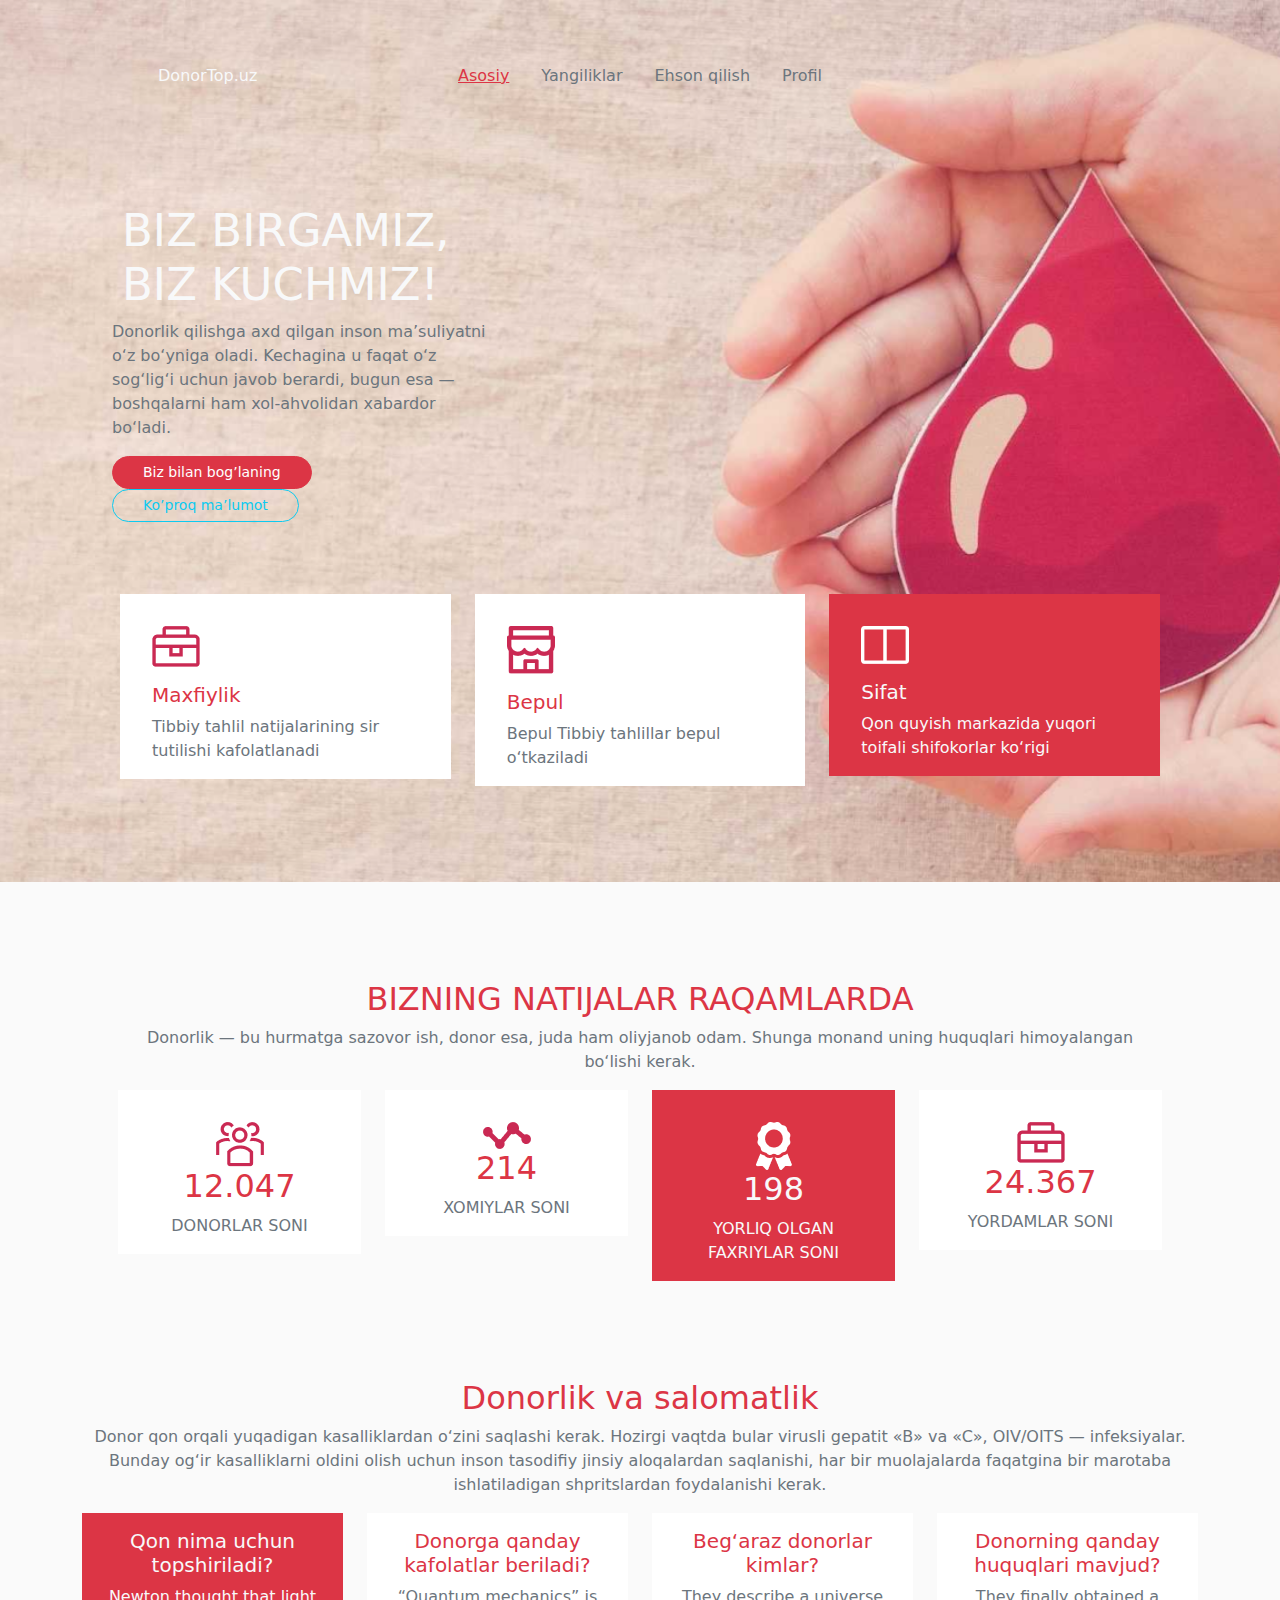
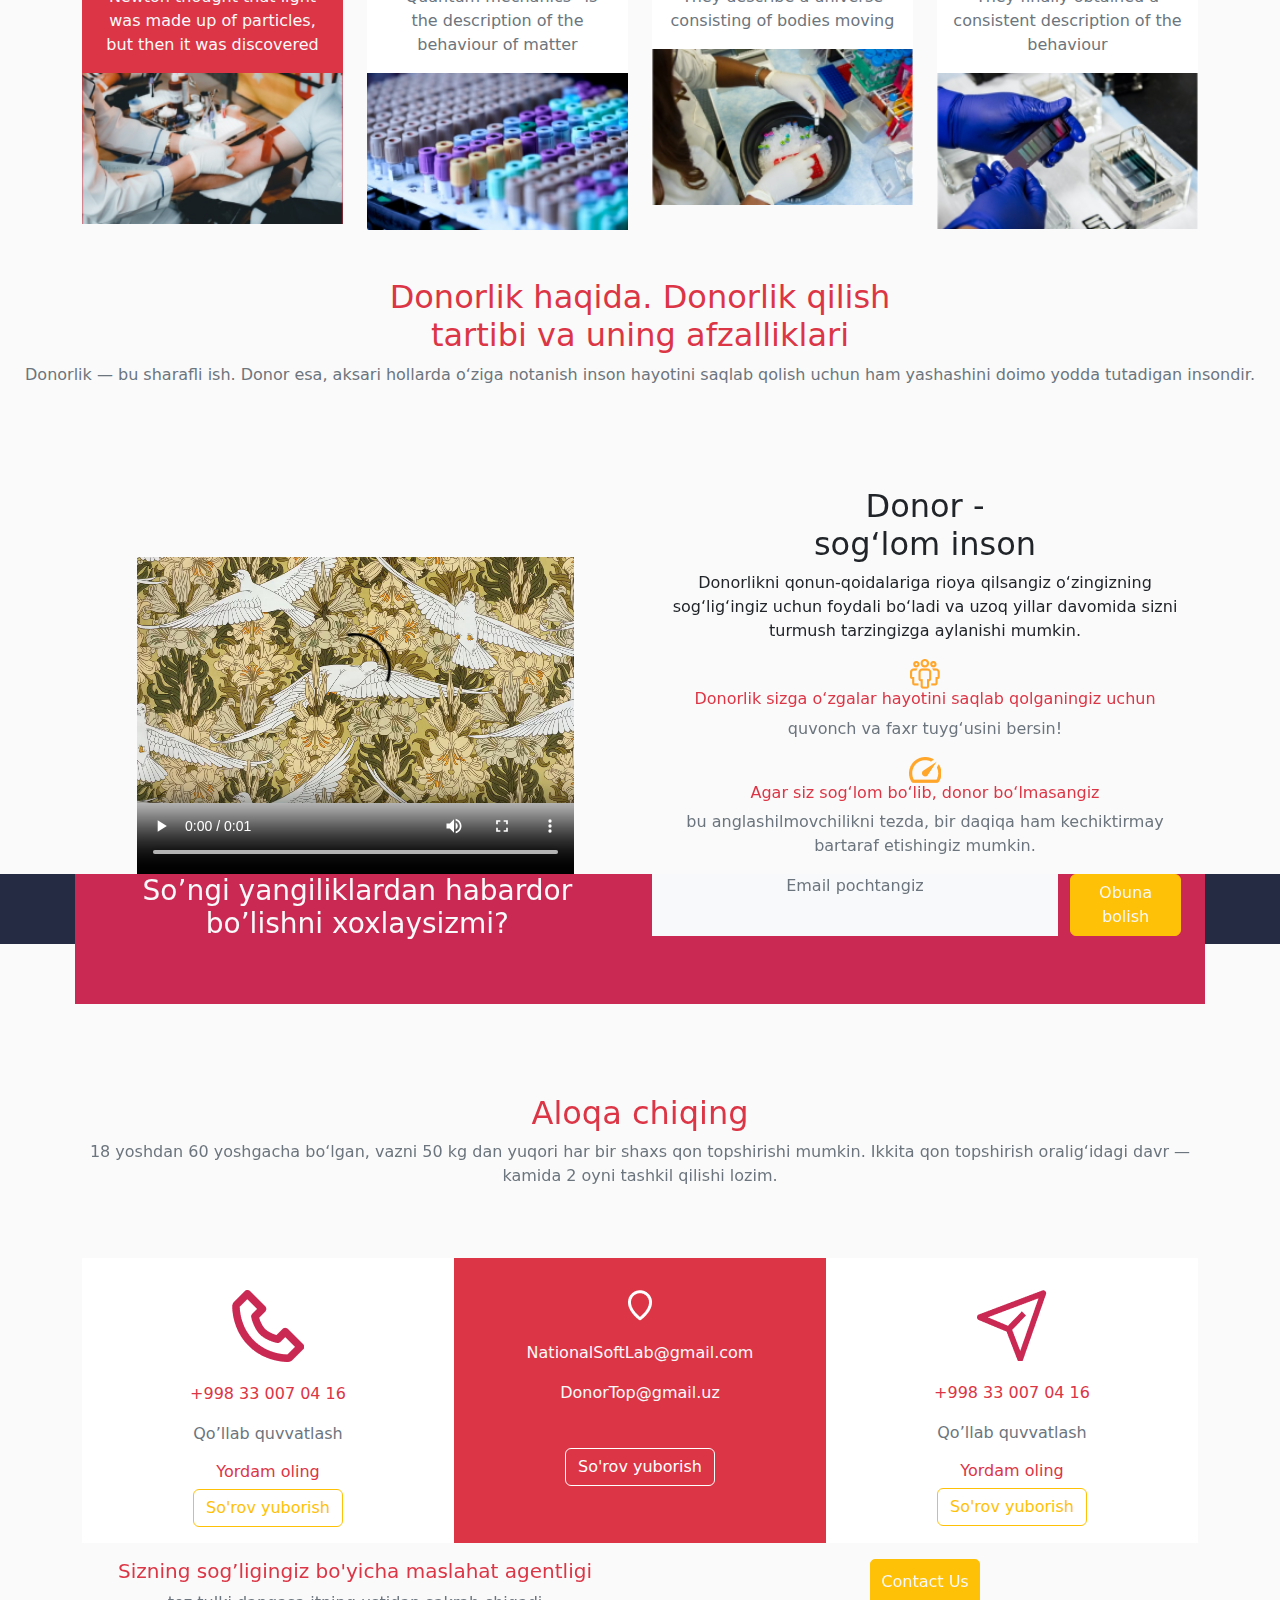
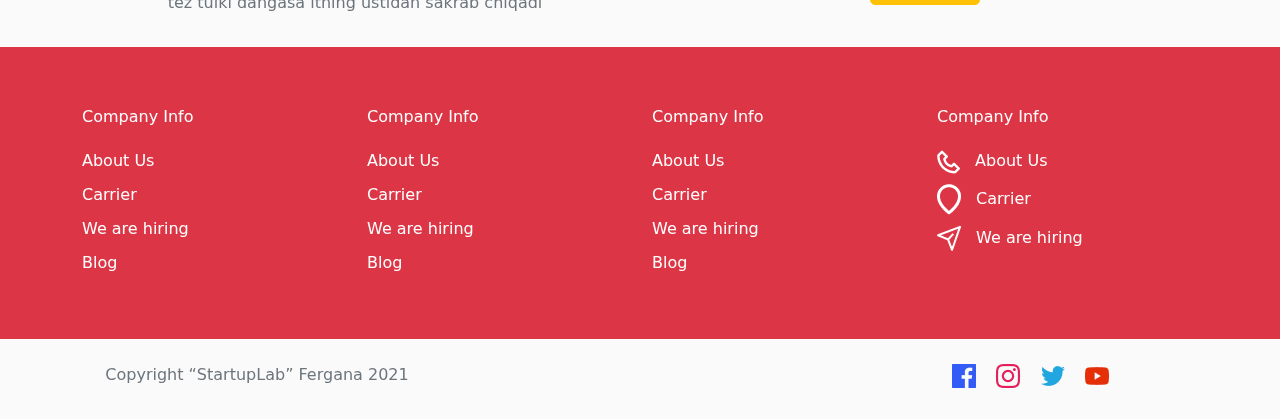
<file: index.html>
<!DOCTYPE html>
<html lang="en">

<head>
  <meta charset="UTF-8">
  <meta http-equiv="X-UA-Compatible" content="IE=edge">
  <meta name="viewport" content="width=device-width, initial-scale=1.0">
  <title>DonorTop.uz - Asosiy</title>
  <link rel="shortcut icon" href="https://donortop.uz/assets/images/logoIcon/favicon.png" type="image/x-icon">
  <link rel="stylesheet" href="./bootstrap-5.2.2-dist/css/bootstrap.min.css">
  <link rel="stylesheet" href="style.css">
</head>

<body>
  <!-- Intro section -->
  <div class="container-fluid intro-section py-5">
    <!-- <div class="container-fluid"> -->
    <!-- Header Nav section -->
    <ul class="nav justify-content-center p-2">
      <li class="nav-item">
        <a class="nav-link active text-light text-logo" aria-current="page" href="#">DonorTop.uz</a>
      </li>
      <ul class="nav">
        <li class="nav-item">
          <a class="nav-link text-danger nav-link-asosiy" href="#">Asosiy</a>
        </li>
        <li class="nav-item">
          <a class="nav-link text-secondary" href="#">Yangiliklar</a>
        </li>
        <li class="nav-item">
          <a class="nav-link text-secondary" href="#">Ehson qilish</a>
        </li>
        <li class="nav-item">
          <a class="nav-link text-secondary">Profil</a>
        </li>
      </ul>
    </ul>
    <!-- /Header Nav section -->
    <div class="intro-welcome">
      <h1 class="text-light">Biz birgamiz, <br> Biz kuchmiz!</h1>
      <p class="text-secondary">Donorlik qilishga axd qilgan inson ma’suliyatni o‘z bo‘yniga oladi. Kechagina u faqat
        o‘z sog‘lig‘i uchun javob
        berardi, bugun esa — boshqalarni ham xol-ahvolidan xabardor bo‘ladi.</p>
      <button type="button" class="btn btn-danger btn-sm">Biz bilan bog’laning</button>
      <button type="button" class="btn btn-outline-info btn-sm">Ko’proq ma’lumot</button>
    </div>
    <div class="intro-cards m-5">
      <div class="row row-cols-1 row-cols-md-3 g-4 m-5">
        <div class="col">
          <div class="card">
            <div class="card-body mt-3 mx-3">
              <img src="./images/svg-1.png" alt="">
              <h5 class="card-title text-danger mt-3">Maxfiylik</h5>
              <p class="card-text text-secondary">
                Tibbiy tahlil natijalarining sir tutilishi kafolatlanadi
              </p>
            </div>
          </div>
        </div>
        <div class="col">
          <div class="card">
            <div class="card-body mt-3 mx-3">
              <img src="./images/svg-2.png" alt="">
              <h5 class="card-title text-danger mt-3">Bepul</h5>
              <p class="card-text text-secondary">
                Bepul
                Tibbiy tahlillar bepul o‘tkaziladi
              </p>
            </div>
          </div>
        </div>
        <div class="col">
          <div class="card bg-danger">
            <div class="card-body mt-3 mx-3">
              <img src="./images/svg-3.png" alt="">
              <h5 class="card-title mt-3 text-light">Sifat</h5>
              <p class="card-text text-light">
                Qon quyish markazida yuqori toifali shifokorlar ko‘rigi
              </p>
            </div>
          </div>
        </div>
      </div>
    </div>
    <!-- </div> -->
  </div>
  <!-- /Intro section -->
  <!-- Counter section -->
  <div class="container counter-section text-center p-5">
    <h2 class="text-danger">BIZNING NATIJALAR RAQAMLARDA</h2>
    <p class="text-secondary text-center">Donorlik — bu hurmatga sazovor ish, donor esa, juda ham oliyjanob odam.
      Shunga monand uning huquqlari himoyalangan bo‘lishi kerak.
    </p>
    <div class="row row-cols-1 row-cols-md-4 g-4">
      <div class="col">
        <div class="card">
          <div class="card-body">
            <img src="./images/svg-4.png" alt="" class="mt-3">
            <h2 class="card-title text-danger">12.047</h2>
            <p class="card-text text-secondary">
              DONORLAR SONI
            </p>
          </div>
        </div>
      </div>
      <div class="col">
        <div class="card">
          <div class="card-body">
            <img src="./images/svg-5.png" alt="" class="mt-3">
            <h2 class="card-title text-danger">214</h2>
            <p class="card-text text-secondary">
              XOMIYLAR SONI
            </p>
          </div>
        </div>
      </div>
      <div class="col">
        <div class="card bg-danger">
          <div class="card-body">
            <img src="./images/svg-6.png" alt="" class="mt-3">
            <h2 class="card-title text-light">198</h2>
            <p class="card-text text-light">
              YORLIQ OLGAN <br>
              FAXRIYLAR SONI
            </p>
          </div>
        </div>
      </div>
      <div class="col">
        <div class="card">
          <div class="card-body">
            <img src="./images/svg-1.png" alt="" class="mt-3">
            <h2 class="card-title text-danger">24.367</h2>
            <p class="card-text text-secondary">
              YORDAMLAR SONI
            </p>
          </div>
        </div>
      </div>
    </div>
  </div>
  <!-- /Counter section  class="text-center"-->
  <!-- Blog section -->
  <div class="container blog-section text-center">
    <h2 class="text-danger">Donorlik va salomatlik</h2>
    <p class="text-secondary">Donor qon orqali yuqadigan kasalliklardan o‘zini saqlashi kerak. Hozirgi vaqtda bular
      virusli gepatit «B» va «C»,
      OIV/OITS — infeksiyalar. Bunday og‘ir kasalliklarni oldini olish uchun inson tasodifiy jinsiy aloqalardan
      saqlanishi, har bir muolajalarda faqatgina bir marotaba ishlatiladigan shpritslardan foydalanishi kerak.
    </p>
    <div class="row row-cols-1 row-cols-md-4 g-4">
      <div class="col">
        <div class="card bg-danger">
          <div class="card-body">
            <h5 class="card-title text-light">Qon nima uchun
              topshiriladi?</h5>
            <p class="card-text text-light">
              Newton thought that
              light was made up of
              particles, but then it
              was discovered
            </p>
          </div>
          <img src="./images/img-1.png" alt="">
        </div>
      </div>
      <div class="col">
        <div class="card">
          <div class="card-body">
            <h5 class="card-title text-danger">Donorga qanday
              kafolatlar beriladi?</h5>
            <p class="card-text text-secondary">
              “Quantum mechanics”
              is the description of the
              behaviour of matter
            </p>
          </div>
          <img src="./images/img-2.png" alt="">
        </div>
      </div>
      <div class="col">
        <div class="card">
          <div class="card-body">
            <h5 class="card-title text-danger">Beg‘araz donorlar
              kimlar?</h5>
            <p class="card-text text-secondary">
              They describe a
              universe consisting of
              bodies moving
            </p>
          </div>
          <img src="./images/img-3.png" alt="">
        </div>
      </div>
      <div class="col">
        <div class="card">
          <div class="card-body">
            <h5 class="card-title text-danger">Donorning qanday
              huquqlari mavjud?</h5>
            <p class="card-text text-secondary">
              They finally obtained
              a consistent description
              of the behaviour
            </p>
          </div>
          <img src="./images/img-4.png" alt="">
        </div>
      </div>
    </div>
  </div>
  <!-- /Blog section -->
  <!-- Features section -->
  <div class="container-fluid features-section text-center mt-5">
    <h2 class="text-danger">Donorlik haqida. Donorlik qilish <br> tartibi va uning afzalliklari</h2>
    <p class="text-secondary">Donorlik — bu sharafli ish. Donor esa, aksari hollarda o‘ziga notanish inson hayotini
      saqlab qolish uchun ham
      yashashini doimo yodda tutadigan insondir.
    </p>
    <div class="container">
      <div class="row">
        <div class="col">
          <video width="80%" height="100%" controls>
            <source src="./birds.mp4" type="video/mp4">
            Video
          </video>
        </div>
        <div class="col">
          <h2>Donor - <br> sog‘lom inson</h2>
          <p>Donorlikni qonun-qoidalariga rioya qilsangiz o‘zingizning sog‘lig‘ingiz uchun foydali bo‘ladi va uzoq
            yillar davomida sizni turmush tarzingizga aylanishi mumkin.
          </p>
          <img src="./images/svg-12.png" alt="">
          <h6 class="text-danger">Donorlik sizga o‘zgalar hayotini saqlab qolganingiz uchun</h6>
          <p class="text-secondary">quvonch va faxr tuyg‘usini bersin!</p>
          <img src="./images/svg-13.png" alt="">
          <h6 class="text-danger">Agar siz sog‘lom bo‘lib, donor bo‘lmasangiz</h6>
          <p class="text-secondary">bu anglashilmovchilikni tezda, bir daqiqa ham kechiktirmay bartaraf etishingiz
            mumkin.</p>
        </div>
      </div>
    </div>
  </div>
  <!-- /Features section -->
  <!-- Subscription section -->
  <div class="container-fluid subscription-section">
    <div class="subscription-section-header">
      <div class="container text-center">
        <div class="row">
          <div class="col">
            <h3 class="text-light">So’ngi yangiliklardan habardor
              bo’lishni xoxlaysizmi?
            </h3>
          </div>
          <div class="col">
            <!-- <div class="subscription-section-header-subscribe">

            </div> -->
            <div class="container text-center">
              <div class="row">
                <div class="col-9 bg-light text-secondary">
                  Email pochtangiz
                </div>
                <div class="col-3">
                  <button type="button" class="btn btn-warning text-light">Obuna bolish</button>
                </div>
              </div>
            </div>
          </div>
        </div>
      </div>
    </div>
  </div>
  <!-- /Subscription section -->
  <!-- Contacts section -->
  <div class="container contacts text-center">
    <h2 class="mt-5 text-danger">Aloqa chiqing</h2>
    <p class="text-secondary w-70">18 yoshdan 60 yoshgacha bo‘lgan, vazni 50 kg dan yuqori har bir shaxs qon
      topshirishi
      mumkin.
      Ikkita qon topshirish oralig‘idagi davr — kamida 2 oyni tashkil qilishi lozim.
    </p>
    <div class="card-group">
      <div class="card">
        <div class="card-body mt-3">
          <img src="./images/svg-10.png" alt="">
          <p class="text-danger">+998 33 007 04 16</p>
          <p class="text-secondary">Qo’llab quvvatlash</p>
          <h6 class="text-danger">Yordam oling</h6>
          <button type="button" class="btn btn-outline-warning">So'rov yuborish</button>
        </div>
      </div>
      <div class="card bg-danger">
        <div class="card-body mt-3">
          <img src="./images/svg-8.png" alt="">
          <p class="text-light">NationalSoftLab@gmail.com</p>
          <p class="text-light">DonorTop@gmail.uz</p>
          <h6 class="text-danger">Yordam oling</h6>
          <button type="button" class="btn btn-outline-warning contact-center-btn">So'rov yuborish</button>
        </div>
      </div>
      <div class="card">
        <div class="card-body mt-3">
          <img src="./images/svg-11.png" alt="">
          <p class="text-danger">+998 33 007 04 16</p>
          <p class="text-secondary">Qo’llab quvvatlash</p>
          <h6 class="text-danger">Yordam oling</h6>
          <button type="button" class="btn btn-outline-warning">So'rov yuborish</button>
        </div>
      </div>
    </div>
  </div>
  <!-- /Contacts section -->
  <!-- Contact section -->
  <div class="container contact text-center mt-3 mb-3">
    <div class="row">
      <div class="col">
        <h5 class="text-danger">Sizning sog’ligingiz bo'yicha maslahat agentligi</h5>
        <p class="text-secondary">tez tulki dangasa itning ustidan sakrab chiqadi</p>
      </div>
      <div class="col">
        <button type="button" class="btn btn-warning text-light">Contact Us</button>
      </div>
    </div>
  </div>
  <!-- /Contact section -->
  <!-- Footer section -->
  <footer class="bg-danger px-5 py-5">
    <div class="container">
      <div class="row">
        <ul class="col-6 col-sm-6 col-lg-3">
          <li class="footer-title">Company Info</li>
          <li class="footer-text">About Us</li>
          <li class="footer-text">Carrier</li>
          <li class="footer-text">We are hiring</li>
          <li class="footer-text">Blog</li>
        </ul>
        <ul class="col-6 col-sm-6 col-lg-3">
          <li class="footer-title">Company Info</li>
          <li class="footer-text">About Us</li>
          <li class="footer-text">Carrier</li>
          <li class="footer-text">We are hiring</li>
          <li class="footer-text">Blog</li>
        </ul>
        <ul class="col-6 col-sm-6 col-lg-3">
          <li class="footer-title">Company Info</li>
          <li class="footer-text">About Us</li>
          <li class="footer-text">Carrier</li>
          <li class="footer-text">We are hiring</li>
          <li class="footer-text">Blog</li>
        </ul>
        <ul class="col-6 col-sm-6 col-lg-3">
          <li class="footer-title">Company Info</li>
          <li class="footer-text">
            <img src="./images/svg-7.png" alt="">
            About Us
          </li>
          <li class="footer-text">
            <img src="./images/svg-8.png" alt="">
            Carrier
          </li>
          <li class="footer-text">
            <img src="./images/svg-9.png" alt="">
            We are hiring
          </li>
        </ul>
      </div>
    </div>
  </footer>
  <!-- Copyright section -->
  <div class="container text-center p-3 mt-2">
    <div class="row">
      <div class="col">
        <p class="text-secondary">Copyright “StartupLab” Fergana 2021</p>
      </div>
      <div class="col social-links">
        <img src="./images/img-5.png" alt="">
        <img src="./images/img-6.png" alt="">
        <img src="./images/img-7.png" alt="">
        <img src="./images/img-8.png" alt="">
      </div>
    </div>
  </div>
  <!-- /Copyright section -->
  <!-- /Footer section -->
</body>

</html>
</file>
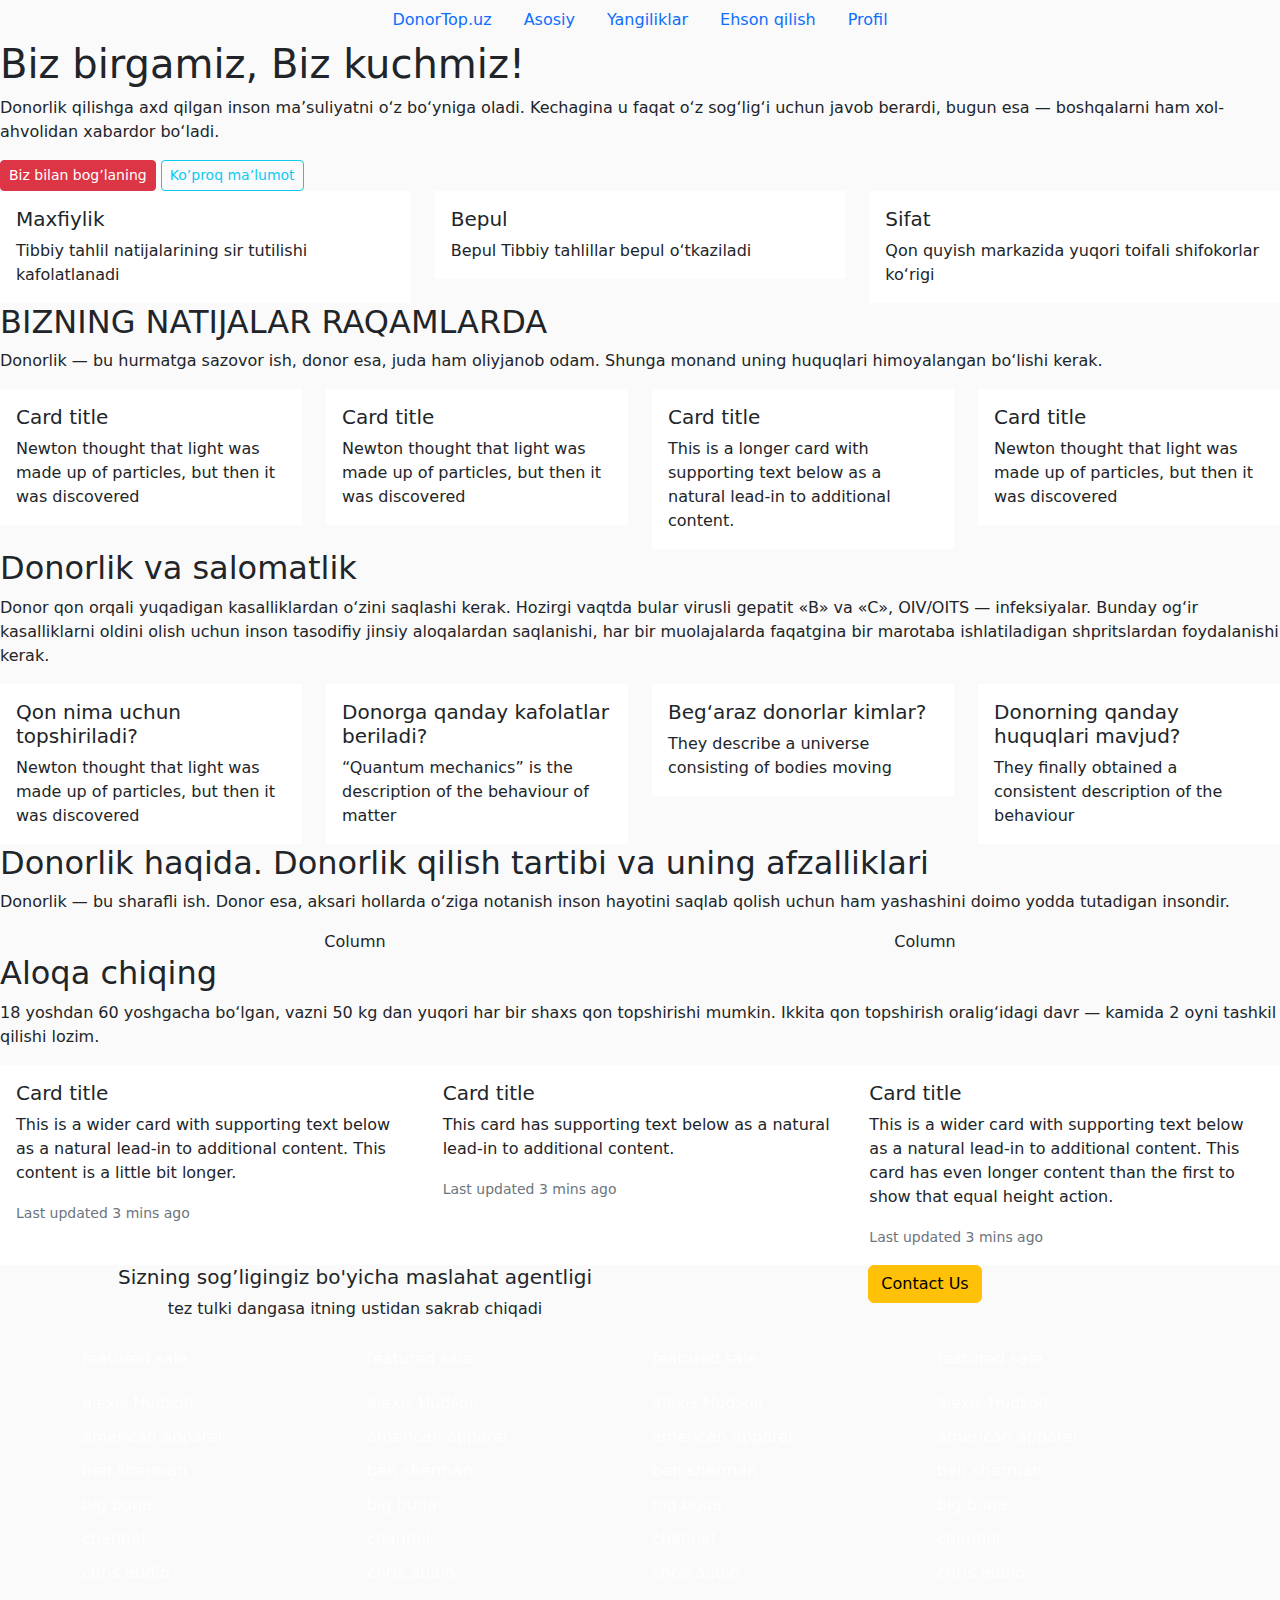
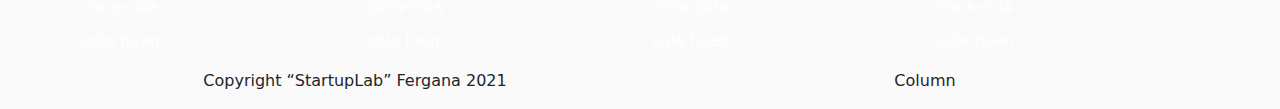
<file: index - 1.0.html>
<!DOCTYPE html>
<html lang="en">

<head>
  <meta charset="UTF-8">
  <meta http-equiv="X-UA-Compatible" content="IE=edge">
  <meta name="viewport" content="width=device-width, initial-scale=1.0">
  <title>DonorTop.uz - Asosiy</title>
  <link rel="shortcut icon" href="https://donortop.uz/assets/images/logoIcon/favicon.png" type="image/x-icon">
  <link rel="stylesheet" href="./bootstrap-5.2.2-dist/css/bootstrap.min.css">
  <link rel="stylesheet" href="style.css">
</head>

<body>
  <!-- Intro section -->
  <!-- Header Nav section -->
  <ul class="nav justify-content-center">
    <li class="nav-item">
      <a class="nav-link active" aria-current="page" href="#">DonorTop.uz</a>
    </li>
    <li class="nav-item">
      <a class="nav-link" href="#">Asosiy</a>
    </li>
    <li class="nav-item">
      <a class="nav-link" href="#">Yangiliklar</a>
    </li>
    <li class="nav-item">
      <a class="nav-link" href="#">Ehson qilish</a>
    </li>
    <li class="nav-item">
      <a class="nav-link">Profil</a>
    </li>
  </ul>
  <!-- /Header Nav section -->
  <h1>Biz birgamiz, Biz kuchmiz!</h1>
  <p>Donorlik qilishga axd qilgan inson ma’suliyatni o‘z bo‘yniga oladi. Kechagina u faqat o‘z sog‘lig‘i uchun javob
    berardi, bugun esa — boshqalarni ham xol-ahvolidan xabardor bo‘ladi.</p>
  <button type="button" class="btn btn-danger btn-sm">Biz bilan bog’laning</button>
  <button type="button" class="btn btn-outline-info btn-sm">Ko’proq ma’lumot</button>
  <div class="row row-cols-1 row-cols-md-3 g-4">
    <div class="col">
      <div class="card">
        <div class="card-body">
          <h5 class="card-title">Maxfiylik</h5>
          <p class="card-text">
            Tibbiy tahlil natijalarining sir tutilishi kafolatlanadi
          </p>
        </div>
      </div>
    </div>
    <div class="col">
      <div class="card">
        <div class="card-body">
          <h5 class="card-title">Bepul</h5>
          <p class="card-text">
            Bepul
            Tibbiy tahlillar bepul o‘tkaziladi
          </p>
        </div>
      </div>
    </div>
    <div class="col">
      <div class="card">
        <div class="card-body">
          <h5 class="card-title">Sifat</h5>
          <p class="card-text">
            Qon quyish markazida yuqori toifali shifokorlar ko‘rigi
          </p>
        </div>
      </div>
    </div>
  </div>
  <!-- /Intro section -->
  <!-- Counter section -->
  <h2>BIZNING NATIJALAR RAQAMLARDA</h2>
  <p>Donorlik — bu hurmatga sazovor ish, donor esa, juda ham oliyjanob odam.
    Shunga monand uning huquqlari himoyalangan bo‘lishi kerak.
  </p>
  <div class="row row-cols-1 row-cols-md-4 g-4">
    <div class="col">
      <div class="card">
        <div class="card-body">
          <h5 class="card-title">Card title</h5>
          <p class="card-text">
            Newton thought that
            light was made up of
            particles, but then it
            was discovered
          </p>
        </div>
      </div>
    </div>
    <div class="col">
      <div class="card">
        <div class="card-body">
          <h5 class="card-title">Card title</h5>
          <p class="card-text">
            Newton thought that
            light was made up of
            particles, but then it
            was discovered
          </p>
        </div>
      </div>
    </div>
    <div class="col">
      <div class="card">
        <div class="card-body">
          <h5 class="card-title">Card title</h5>
          <p class="card-text">This is a longer card with supporting text below as a natural lead-in to additional
            content.</p>
        </div>
      </div>
    </div>
    <div class="col">
      <div class="card">
        <div class="card-body">
          <h5 class="card-title">Card title</h5>
          <p class="card-text">
            Newton thought that
            light was made up of
            particles, but then it
            was discovered
          </p>
        </div>
      </div>
    </div>
  </div>
  <!-- /Counter section -->
  <!-- Blog section -->
  <h2>Donorlik va salomatlik</h2>
  <p>Donor qon orqali yuqadigan kasalliklardan o‘zini saqlashi kerak. Hozirgi vaqtda bular virusli gepatit «B» va «C»,
    OIV/OITS — infeksiyalar. Bunday og‘ir kasalliklarni oldini olish uchun inson tasodifiy jinsiy aloqalardan
    saqlanishi, har bir muolajalarda faqatgina bir marotaba ishlatiladigan shpritslardan foydalanishi kerak.
  </p>
  <div class="row row-cols-1 row-cols-md-4 g-4">
    <div class="col">
      <div class="card">
        <div class="card-body">
          <h5 class="card-title">Qon nima uchun
            topshiriladi?</h5>
          <p class="card-text">
            Newton thought that
            light was made up of
            particles, but then it
            was discovered
          </p>
        </div>
      </div>
    </div>
    <div class="col">
      <div class="card">
        <div class="card-body">
          <h5 class="card-title">Donorga qanday
            kafolatlar beriladi?</h5>
          <p class="card-text">
            “Quantum mechanics”
            is the description of the
            behaviour of matter
          </p>
        </div>
      </div>
    </div>
    <div class="col">
      <div class="card">
        <div class="card-body">
          <h5 class="card-title">Beg‘araz donorlar
            kimlar?</h5>
          <p class="card-text">
            They describe a
            universe consisting of
            bodies moving
          </p>
        </div>
      </div>
    </div>
    <div class="col">
      <div class="card">
        <div class="card-body">
          <h5 class="card-title">Donorning qanday
            huquqlari mavjud?</h5>
          <p class="card-text">
            They finally obtained
            a consistent description
            of the behaviour
          </p>
        </div>
      </div>
    </div>
  </div>
  <!-- /Blog section -->
  <!-- Features section -->
  <h2>Donorlik haqida. Donorlik qilish tartibi va uning afzalliklari</h2>
  <p>Donorlik — bu sharafli ish. Donor esa, aksari hollarda o‘ziga notanish inson hayotini saqlab qolish uchun ham
    yashashini doimo yodda tutadigan insondir.
  </p>
  <div class="container text-center">
    <div class="row">
      <div class="col">
        Column
      </div>
      <div class="col">
        Column
      </div>
    </div>
  </div>
  <!-- /Features section -->
  <!-- Subscription section -->
  <!-- /Subscription section -->
  <!-- Contacts section -->
  <h2>Aloqa chiqing</h2>
  <p>18 yoshdan 60 yoshgacha bo‘lgan, vazni 50 kg dan yuqori har bir shaxs qon topshirishi mumkin.
    Ikkita qon topshirish oralig‘idagi davr — kamida 2 oyni tashkil qilishi lozim.
  </p>
  <div class="card-group">
    <div class="card">
      <div class="card-body">
        <h5 class="card-title">Card title</h5>
        <p class="card-text">This is a wider card with supporting text below as a natural lead-in to additional content.
          This content is a little bit longer.</p>
        <p class="card-text"><small class="text-muted">Last updated 3 mins ago</small></p>
      </div>
    </div>
    <div class="card">
      <div class="card-body">
        <h5 class="card-title">Card title</h5>
        <p class="card-text">This card has supporting text below as a natural lead-in to additional content.</p>
        <p class="card-text"><small class="text-muted">Last updated 3 mins ago</small></p>
      </div>
    </div>
    <div class="card">
      <div class="card-body">
        <h5 class="card-title">Card title</h5>
        <p class="card-text">This is a wider card with supporting text below as a natural lead-in to additional content.
          This card has even longer content than the first to show that equal height action.</p>
        <p class="card-text"><small class="text-muted">Last updated 3 mins ago</small></p>
      </div>
    </div>
  </div>
  <!-- /Contacts section -->
  <!-- Contact section -->
  <div class="container text-center">
    <div class="row">
      <div class="col">
        <h5>Sizning sog’ligingiz bo'yicha maslahat agentligi</h5>
        <p>tez tulki dangasa itning ustidan sakrab chiqadi</p>
      </div>
      <div class="col">
        <button type="button" class="btn btn-warning">Contact Us</button>
      </div>
    </div>
  </div>
  <!-- /Contact section -->
  <!-- Footer section -->
  <footer>
    <div class="container">
      <div class="row">
        <ul class="col-6 col-sm-6 col-lg-3">
          <li class="footer-title">featured sale</li>
          <li class="footer-text">alexis Hudson</li>
          <li class="footer-text">american apparel</li>
          <li class="footer-text">ben sherman</li>
          <li class="footer-text">big buqa</li>
          <li class="footer-text">channel</li>
          <li class="footer-text">chris audio</li>
          <li class="footer-text">coca-cola</li>
          <li class="footer-text">cole haan</li>
        </ul>
        <ul class="col-6 col-sm-6 col-lg-3">
          <li class="footer-title">featured sale</li>
          <li class="footer-text">alexis Hudson</li>
          <li class="footer-text">american apparel</li>
          <li class="footer-text">ben sherman</li>
          <li class="footer-text">big buqa</li>
          <li class="footer-text">channel</li>
          <li class="footer-text">chris audio</li>
          <li class="footer-text">coca-cola</li>
          <li class="footer-text">cole haan</li>
        </ul>
        <ul class="col-6 col-sm-6 col-lg-3">
          <li class="footer-title">featured sale</li>
          <li class="footer-text">alexis Hudson</li>
          <li class="footer-text">american apparel</li>
          <li class="footer-text">ben sherman</li>
          <li class="footer-text">big buqa</li>
          <li class="footer-text">channel</li>
          <li class="footer-text">chris audio</li>
          <li class="footer-text">coca-cola</li>
          <li class="footer-text">cole haan</li>
        </ul>
        <ul class="col-6 col-sm-6 col-lg-3">
          <li class="footer-title">featured sale</li>
          <li class="footer-text">alexis Hudson</li>
          <li class="footer-text">american apparel</li>
          <li class="footer-text">ben sherman</li>
          <li class="footer-text">big buqa</li>
          <li class="footer-text">channel</li>
          <li class="footer-text">chris audio</li>
          <li class="footer-text">coca-cola</li>
          <li class="footer-text">cole haan</li>
        </ul>
      </div>
    </div>
  </footer>
  <!-- Copyright section -->
  <div class="container text-center">
    <div class="row">
      <div class="col">
        <p>Copyright “StartupLab” Fergana 2021</p>
      </div>
      <div class="col">
        Column
      </div>
    </div>
  </div>
  <!-- /Copyright section -->
  <!-- /Footer section -->
</body>

</html>
</file>
<file: style.css>
:root {
    /* --back-light: rgba(76,207,193);
    --back-dark: rgba(60,195,181, 255);
    --gray: gray;
    --white: white; */
}

body {
    background-color: #FAFAFA;
}

* {
    margin: 0;
    padding: 0;
    box-sizing: border-box;
    /* color:var(--white); */
}



/* Header styles */

/* /Header styles */



/* Intro styles */
    /* Nav styles */
        .intro-section {
            background-image: url(./images/intro.png);
            background-position: center center;
            background-size: cover;
            padding-bottom: 200px;
        }

        .text-logo {
            margin-left:-300px;
            margin-right: 100px;
        }
        .nav-link-asosiy {
            text-decoration: underline;
        }
    /* /Nav styles  > .container-fluid */
    .card {
        border: none;
        border-radius: 0%;
    }
    .intro-welcome {
        margin: 100px 0 0 100px;
        width: 30%;
    }

    .intro-welcome > h1 {
        text-transform: uppercase;
        font-size: 45px;
        font-weight: 500;
        margin-left: 10px;
    }

    .intro-welcome > button {
        border-radius: 20px;
        padding: 5px 30px 5px 30px;
    }
/* /Intro styles */

/* Blog styles */

/* /Blog styles */


/* Featureds products styles */

/* /Featureds products styles */

/* Products styles */

/* /Products styles */

/* Footer styles */
.social-links > img {
    margin-left: 15px;
}

.social-links {
    margin-left: 400px;
}

footer ul > li {
    list-style: none;
    margin-top: 10px;
}

.footer-title {
    color:white;
    margin-bottom: 20px;
}

.footer-text {
    color:white;
}

.footer-text > img {
    margin-right: 10px;
}
/* /Footer styles */

.subscription-section {
    width: 100%;
    height: 70px;
    background-color: #252B42;
}

.subscription-section-header {
    width: 90%;
    height: 130px;
    background: #CA2953;
    margin-left: 5%;
    /* padding: 5%; */
;
}

.subscription-section-header-subscribe {
    width: 100%;
    height: 70px;
    background-color: #252B42;
}

.counter-section, .features-section, .blog-section {
    margin-top: 50px;
}

.features-section > .container {
    margin-top: 100px;
}

.contact {
    background: #FAFAFA;
    margin-top: 30px;
}

.contact button {
    border-radius: 5px;
    padding: 10px;
}

.contacts {
    margin-top: 150px;
}

.contacts .card-group {
    margin-top: 70px;
}

.contacts img {
    margin-bottom: 20px;
}

.contact-center-btn:hover {
    background-color: #FFC107;
}

.contact-center-btn, .contacts button:hover {
    color: white;
}

.contact-center-btn {
    border-color: white;
}


@media (min-width: 576px) {

}

@media (min-width: 768px) {

}

@media (min-width: 992px) {
        
}

@media (min-width: 1200px) {

}

@media (min-width: 1400px) {

}

intro-section {
    height: 100%;
}
</file>
